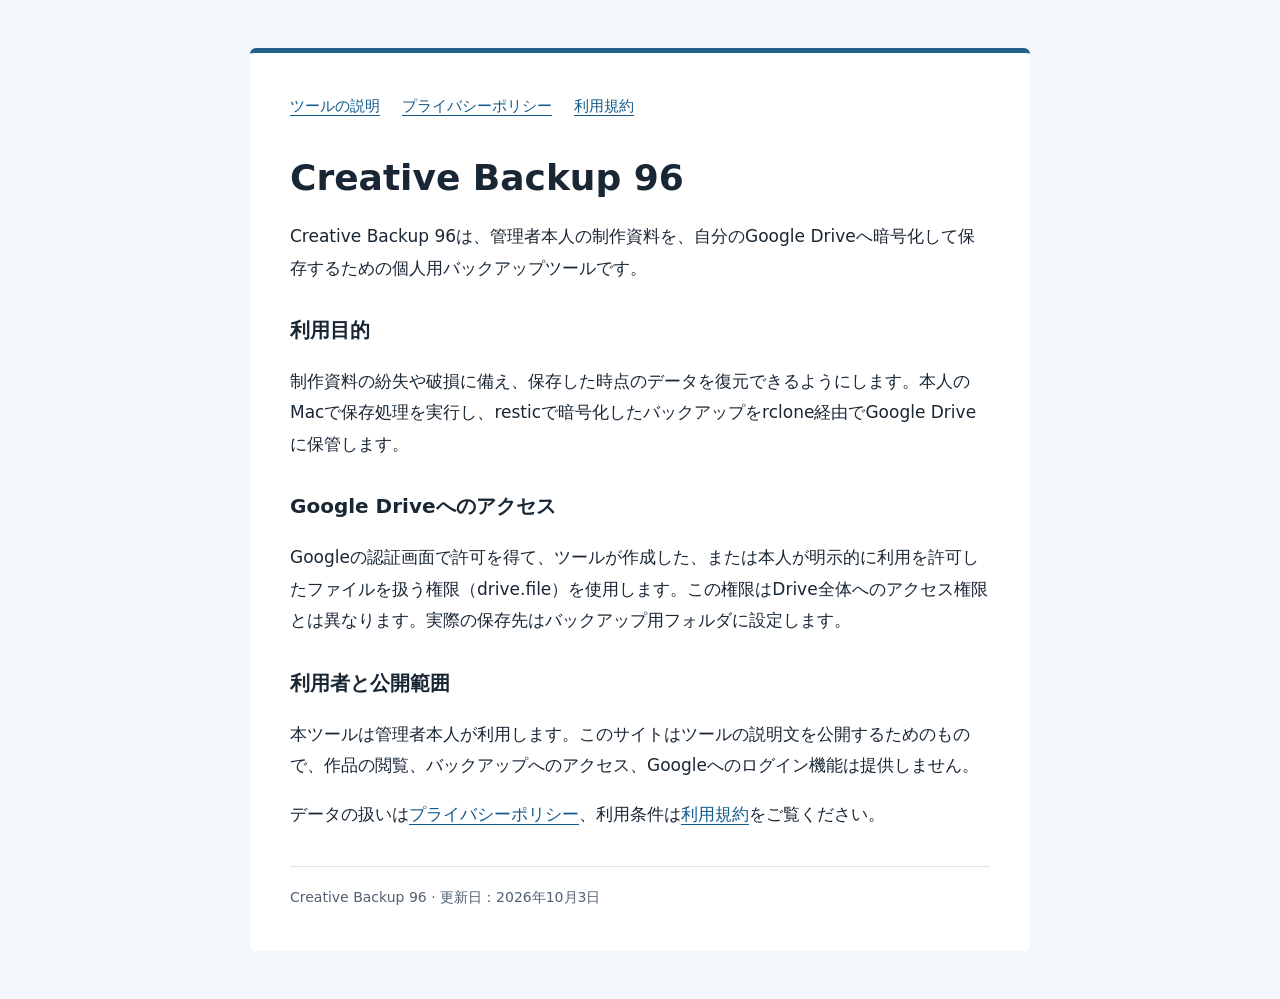
<file: index.html>
<!doctype html><html lang="ja"><head><meta charset="utf-8"><meta name="viewport" content="width=device-width,initial-scale=1"><meta name="robots" content="noindex,nofollow"><title>Creative Backup 96 | Creative Backup 96</title><link rel="stylesheet" href="style.css"></head><body><main><nav aria-label="ページ"><a href="index.html">ツールの説明</a><a href="privacy.html">プライバシーポリシー</a><a href="terms.html">利用規約</a></nav><h1>Creative Backup 96</h1><p>Creative Backup 96は、管理者本人の制作資料を、自分のGoogle Driveへ暗号化して保存するための個人用バックアップツールです。</p>
<h2>利用目的</h2><p>制作資料の紛失や破損に備え、保存した時点のデータを復元できるようにします。本人のMacで保存処理を実行し、resticで暗号化したバックアップをrclone経由でGoogle Driveに保管します。</p>
<h2>Google Driveへのアクセス</h2><p>Googleの認証画面で許可を得て、ツールが作成した、または本人が明示的に利用を許可したファイルを扱う権限（drive.file）を使用します。この権限はDrive全体へのアクセス権限とは異なります。実際の保存先はバックアップ用フォルダに設定します。</p>
<h2>利用者と公開範囲</h2><p>本ツールは管理者本人が利用します。このサイトはツールの説明文を公開するためのもので、作品の閲覧、バックアップへのアクセス、Googleへのログイン機能は提供しません。</p>
<p>データの扱いは<a href="privacy.html">プライバシーポリシー</a>、利用条件は<a href="terms.html">利用規約</a>をご覧ください。</p><footer>Creative Backup 96 · 更新日：2026年10月3日</footer></main></body></html>
</file>
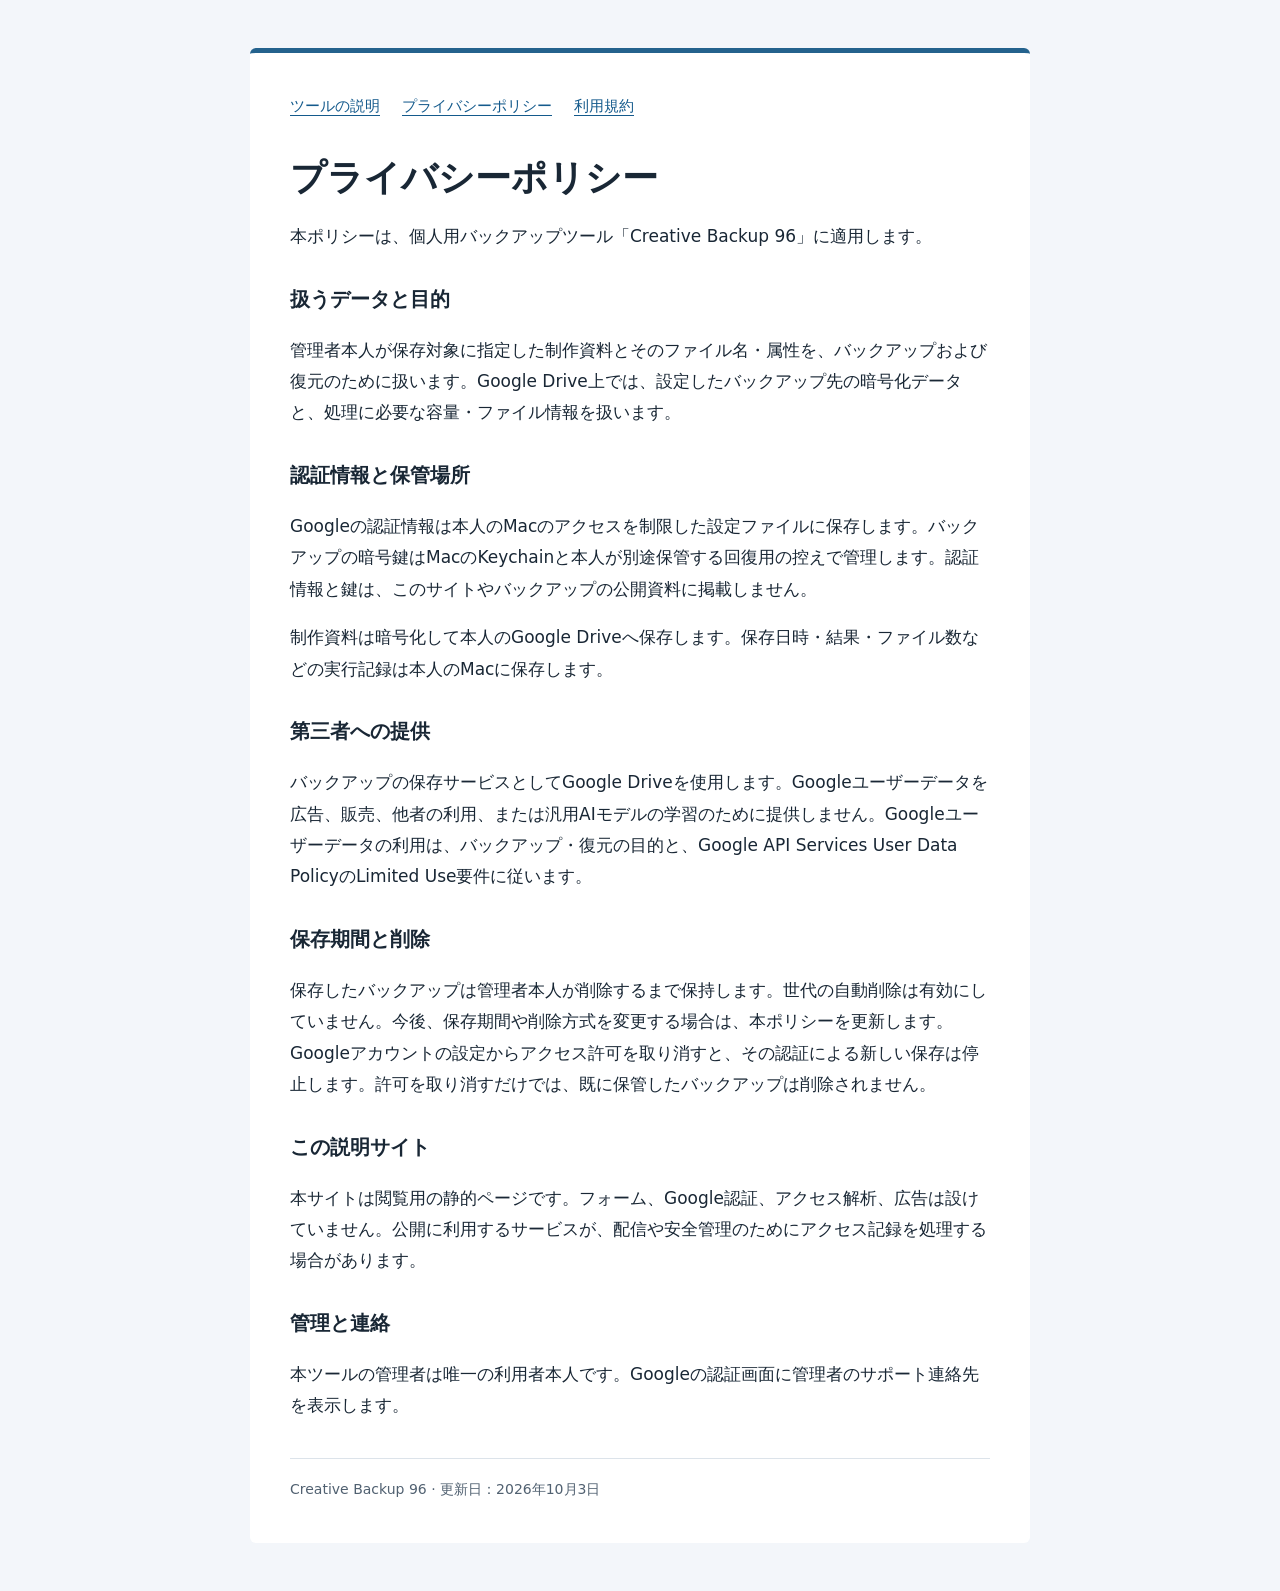
<file: privacy.html>
<!doctype html><html lang="ja"><head><meta charset="utf-8"><meta name="viewport" content="width=device-width,initial-scale=1"><meta name="robots" content="noindex,nofollow"><title>プライバシーポリシー | Creative Backup 96</title><link rel="stylesheet" href="style.css"></head><body><main><nav aria-label="ページ"><a href="index.html">ツールの説明</a><a href="privacy.html">プライバシーポリシー</a><a href="terms.html">利用規約</a></nav><h1>プライバシーポリシー</h1><p>本ポリシーは、個人用バックアップツール「Creative Backup 96」に適用します。</p>
<h2>扱うデータと目的</h2><p>管理者本人が保存対象に指定した制作資料とそのファイル名・属性を、バックアップおよび復元のために扱います。Google Drive上では、設定したバックアップ先の暗号化データと、処理に必要な容量・ファイル情報を扱います。</p>
<h2>認証情報と保管場所</h2><p>Googleの認証情報は本人のMacのアクセスを制限した設定ファイルに保存します。バックアップの暗号鍵はMacのKeychainと本人が別途保管する回復用の控えで管理します。認証情報と鍵は、このサイトやバックアップの公開資料に掲載しません。</p><p>制作資料は暗号化して本人のGoogle Driveへ保存します。保存日時・結果・ファイル数などの実行記録は本人のMacに保存します。</p>
<h2>第三者への提供</h2><p>バックアップの保存サービスとしてGoogle Driveを使用します。Googleユーザーデータを広告、販売、他者の利用、または汎用AIモデルの学習のために提供しません。Googleユーザーデータの利用は、バックアップ・復元の目的と、Google API Services User Data PolicyのLimited Use要件に従います。</p>
<h2>保存期間と削除</h2><p>保存したバックアップは管理者本人が削除するまで保持します。世代の自動削除は有効にしていません。今後、保存期間や削除方式を変更する場合は、本ポリシーを更新します。Googleアカウントの設定からアクセス許可を取り消すと、その認証による新しい保存は停止します。許可を取り消すだけでは、既に保管したバックアップは削除されません。</p>
<h2>この説明サイト</h2><p>本サイトは閲覧用の静的ページです。フォーム、Google認証、アクセス解析、広告は設けていません。公開に利用するサービスが、配信や安全管理のためにアクセス記録を処理する場合があります。</p>
<h2>管理と連絡</h2><p>本ツールの管理者は唯一の利用者本人です。Googleの認証画面に管理者のサポート連絡先を表示します。</p><footer>Creative Backup 96 · 更新日：2026年10月3日</footer></main></body></html>
</file>
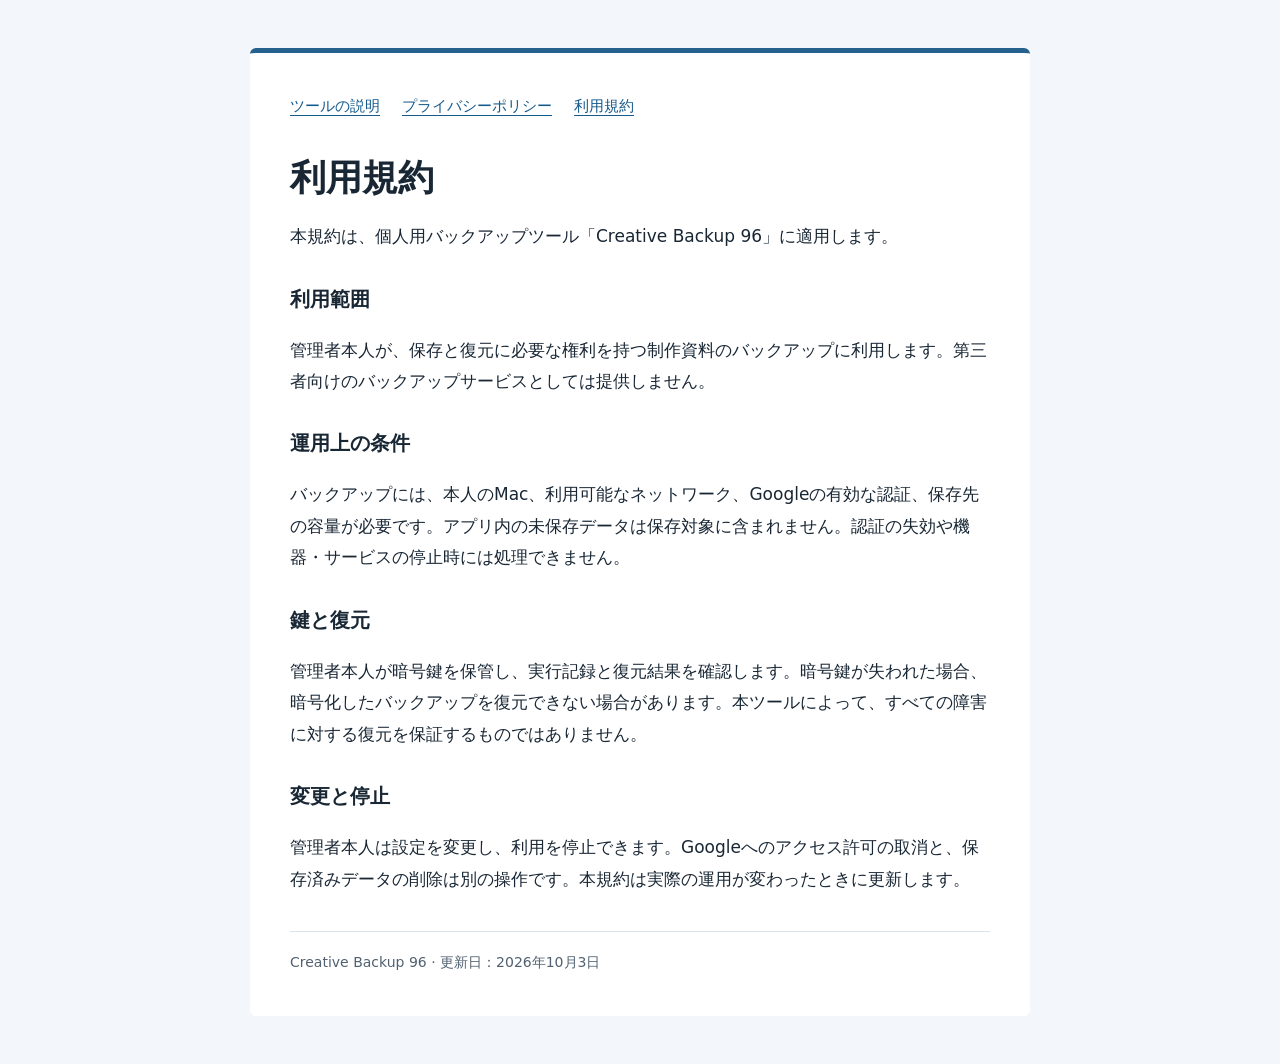
<file: terms.html>
<!doctype html><html lang="ja"><head><meta charset="utf-8"><meta name="viewport" content="width=device-width,initial-scale=1"><meta name="robots" content="noindex,nofollow"><title>利用規約 | Creative Backup 96</title><link rel="stylesheet" href="style.css"></head><body><main><nav aria-label="ページ"><a href="index.html">ツールの説明</a><a href="privacy.html">プライバシーポリシー</a><a href="terms.html">利用規約</a></nav><h1>利用規約</h1><p>本規約は、個人用バックアップツール「Creative Backup 96」に適用します。</p>
<h2>利用範囲</h2><p>管理者本人が、保存と復元に必要な権利を持つ制作資料のバックアップに利用します。第三者向けのバックアップサービスとしては提供しません。</p>
<h2>運用上の条件</h2><p>バックアップには、本人のMac、利用可能なネットワーク、Googleの有効な認証、保存先の容量が必要です。アプリ内の未保存データは保存対象に含まれません。認証の失効や機器・サービスの停止時には処理できません。</p>
<h2>鍵と復元</h2><p>管理者本人が暗号鍵を保管し、実行記録と復元結果を確認します。暗号鍵が失われた場合、暗号化したバックアップを復元できない場合があります。本ツールによって、すべての障害に対する復元を保証するものではありません。</p>
<h2>変更と停止</h2><p>管理者本人は設定を変更し、利用を停止できます。Googleへのアクセス許可の取消と、保存済みデータの削除は別の操作です。本規約は実際の運用が変わったときに更新します。</p><footer>Creative Backup 96 · 更新日：2026年10月3日</footer></main></body></html>
</file>
<file: style.css>
*{box-sizing:border-box}html{color-scheme:light}body{margin:0;background:#f3f6fa;color:#192735;font-family:system-ui,-apple-system,sans-serif;line-height:1.85}main{max-width:780px;margin:48px auto;padding:40px;background:white;border-top:5px solid #24628d;border-radius:6px}nav{display:flex;flex-wrap:wrap;gap:22px;font-size:15px}a{color:#145a8c;text-underline-offset:4px}h1{font-size:clamp(26px,5vw,36px);line-height:1.4;margin:32px 0 18px}h2{font-size:20px;margin:28px 0 8px}p,li{font-size:17px}footer{margin-top:36px;border-top:1px solid #dce3ea;padding-top:18px;font-size:14px;color:#516171}@media(max-width:600px){main{margin:16px;padding:24px}}
</file>
